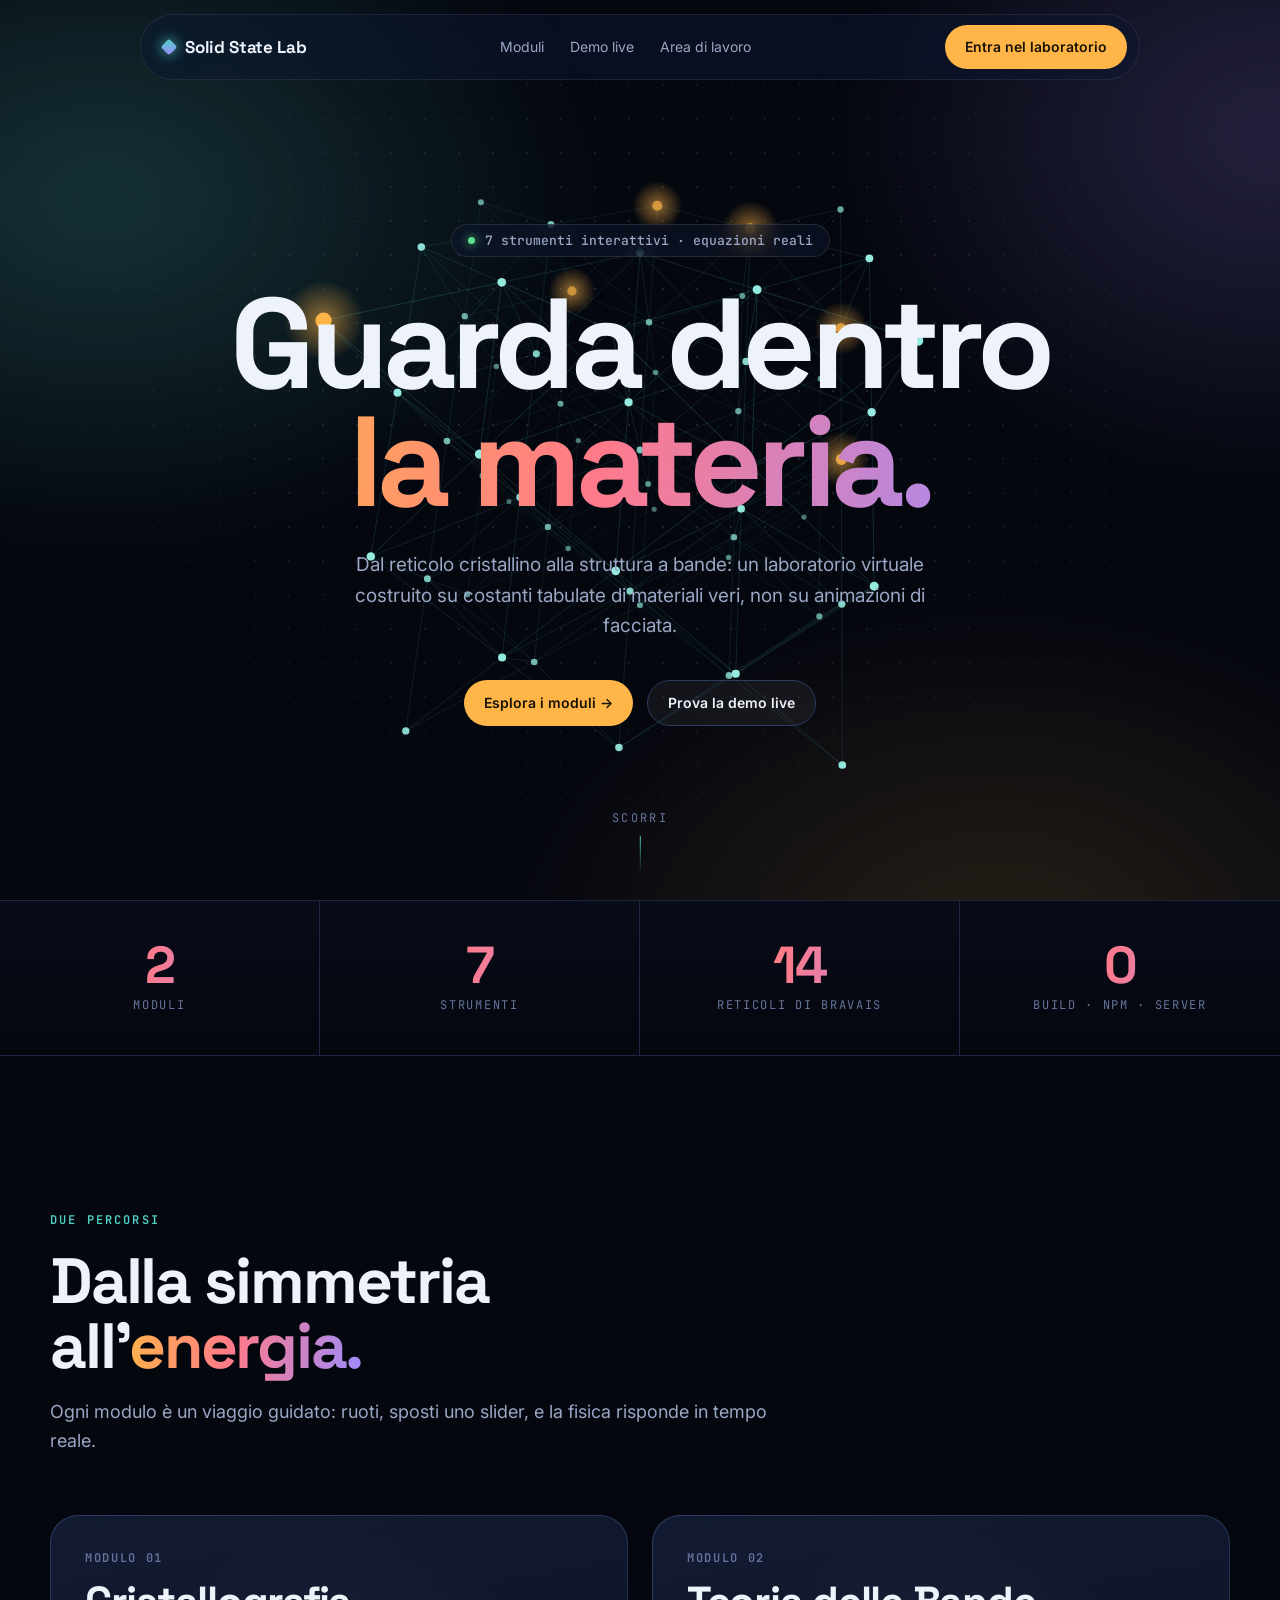
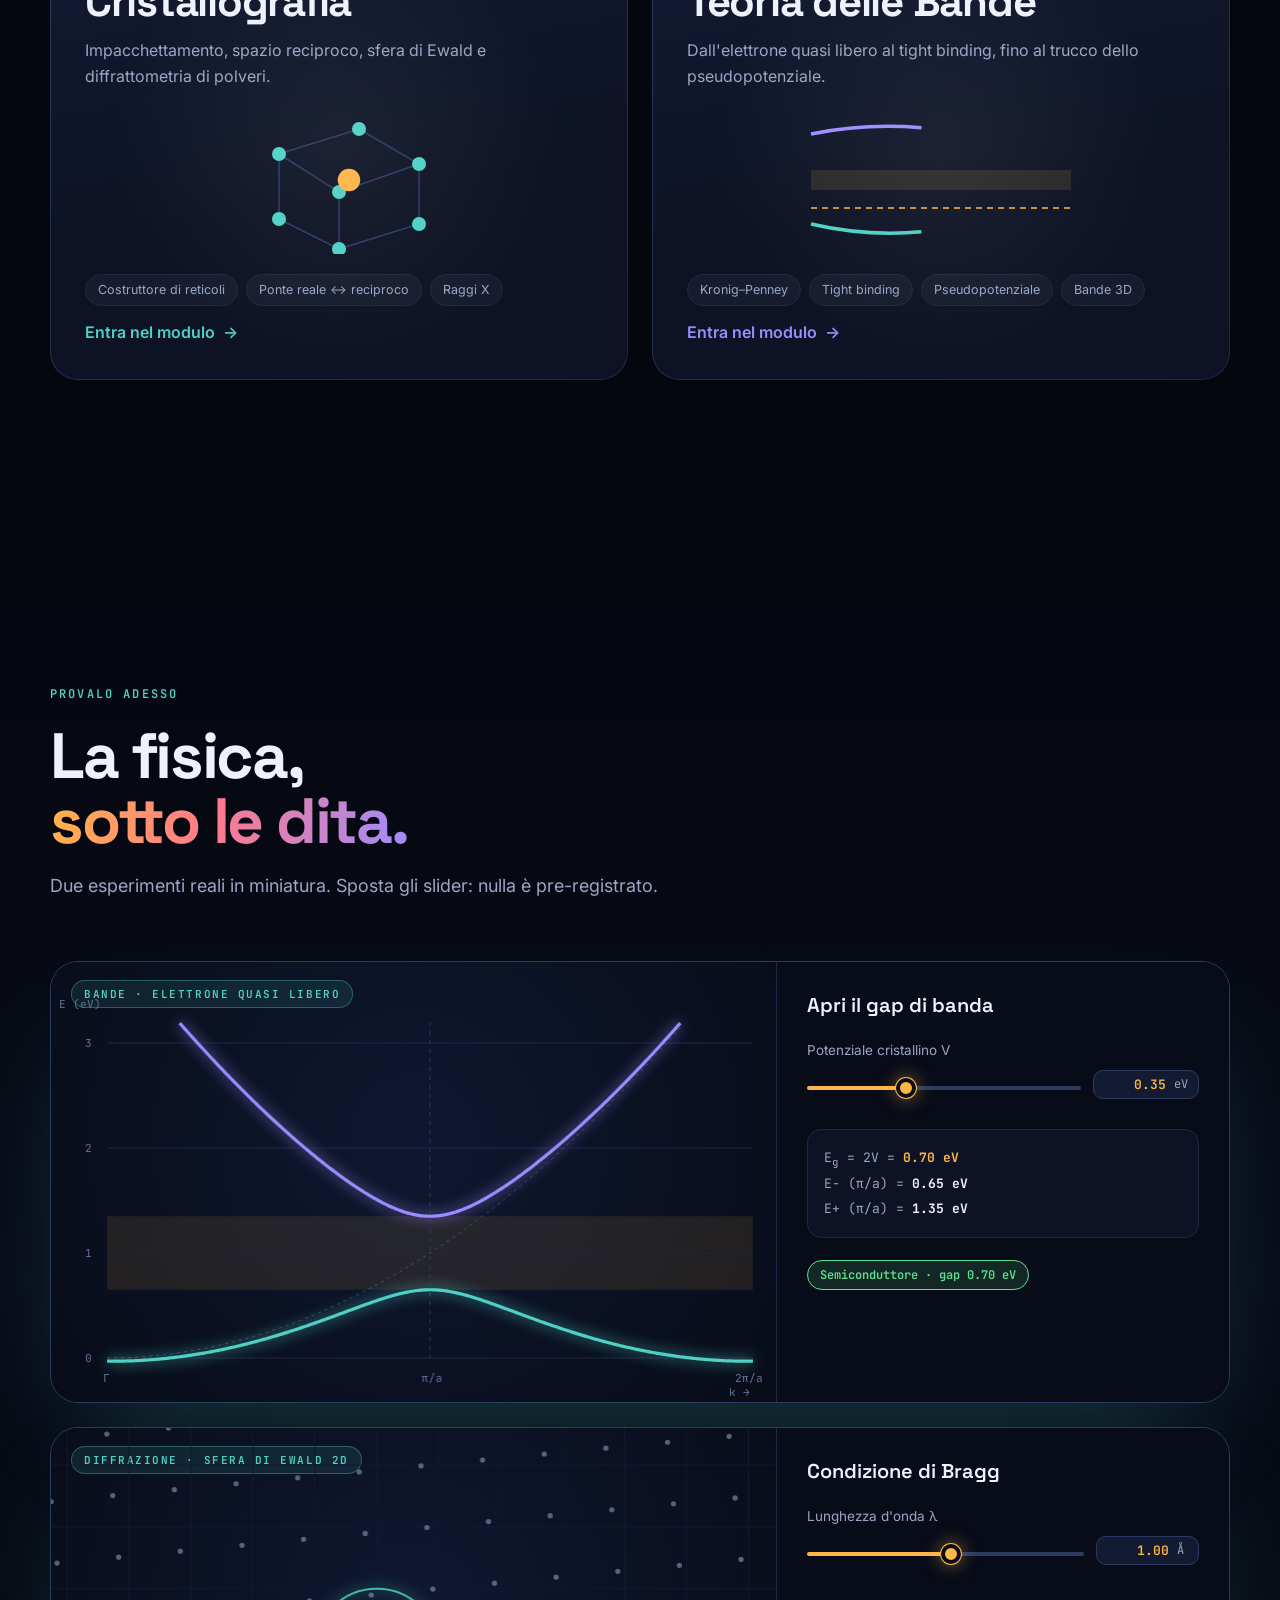
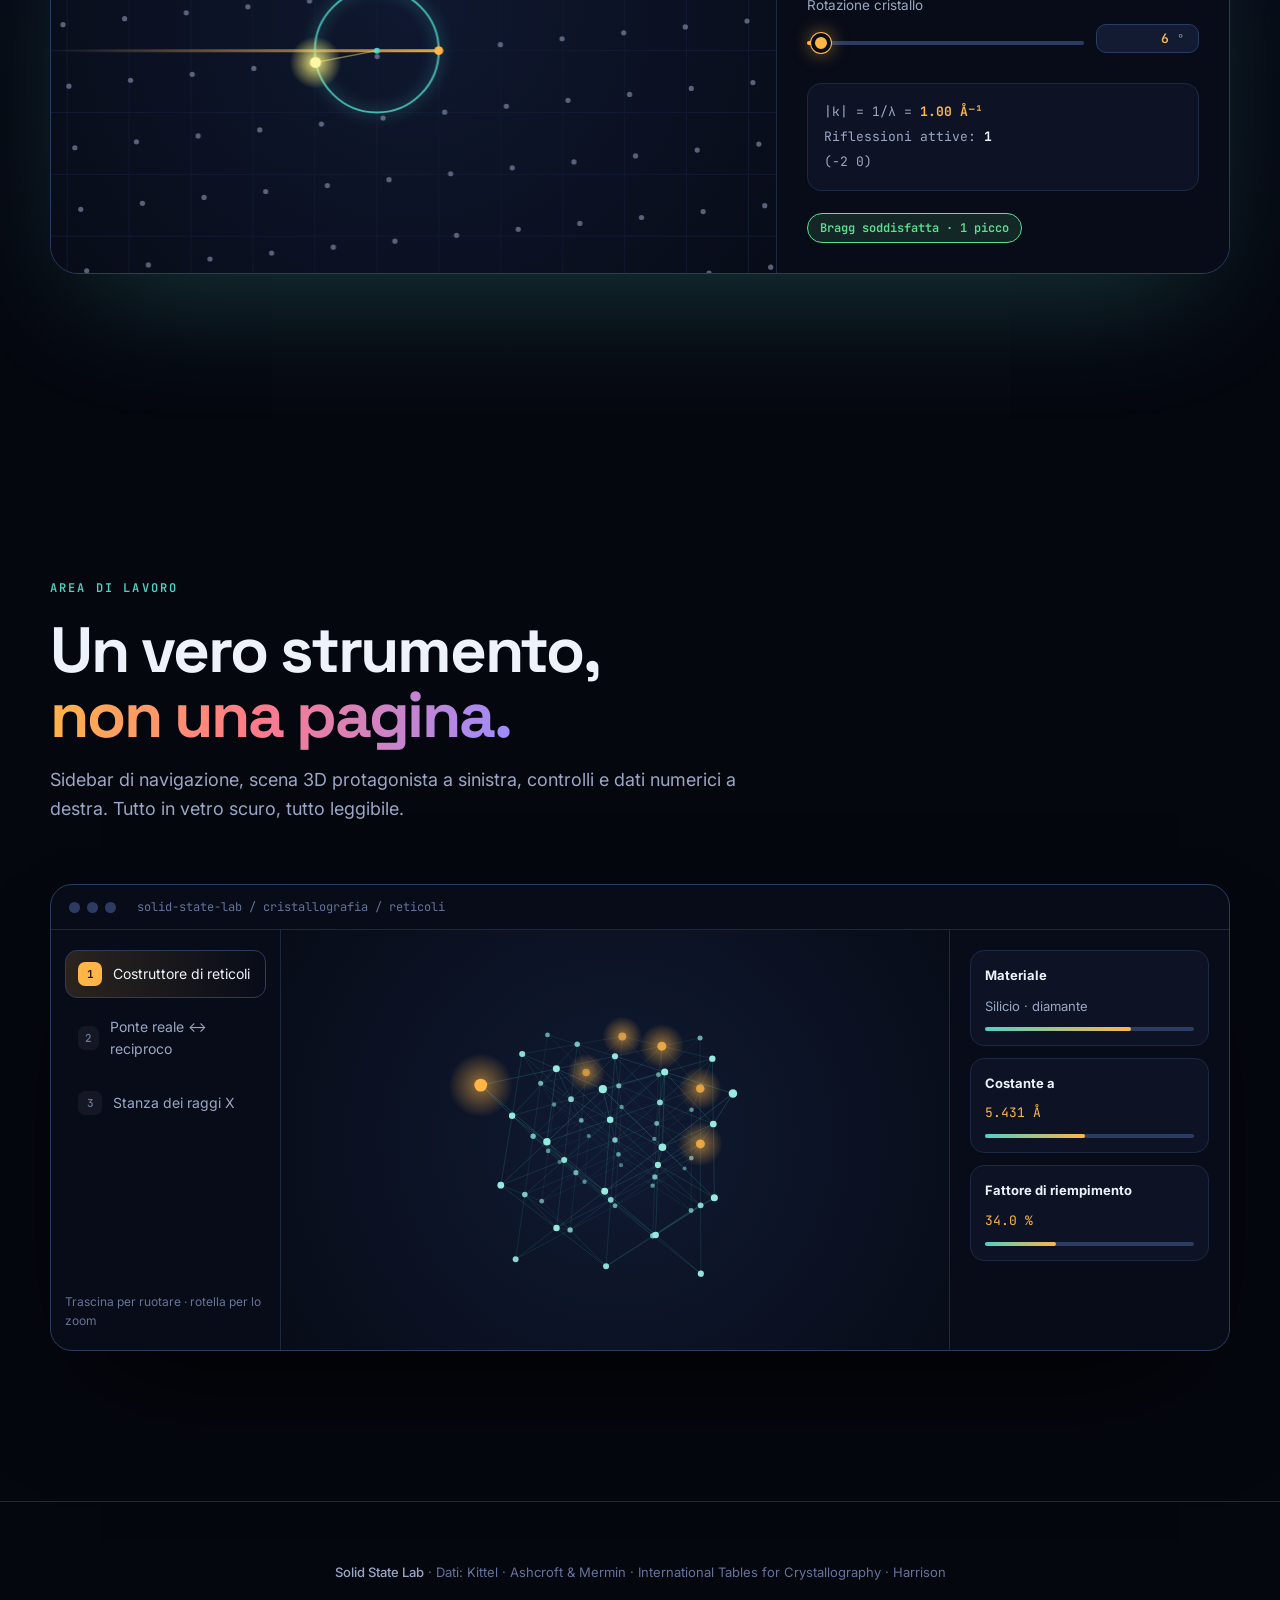
<file: design/preview.html>
<!DOCTYPE html>
<html lang="it">
<head>
<meta charset="utf-8">
<meta name="viewport" content="width=device-width, initial-scale=1">
<title>Solid State Lab — Design Preview</title>
<link rel="preconnect" href="https://fonts.googleapis.com">
<link rel="preconnect" href="https://fonts.gstatic.com" crossorigin>
<link href="https://fonts.googleapis.com/css2?family=Space+Grotesk:wght@500;600;700&family=Inter:wght@400;500;600&family=JetBrains+Mono:wght@400;600&display=swap" rel="stylesheet">
<style>
/* Stessi nomi di variabile del sito reale (visuals.js li legge): --bg, --panel, --accent... */
:root{
  --bg:#05070f; --bg-2:#080c18; --panel:#0d1324; --panel-2:#131b33;
  --line:#1d2842; --line-2:#2c3b61;
  --text:#eef2fb; --muted:#9aa7c4; --faint:#66739a;
  --accent:#ffb547; --accent-2:#4fd1c5; --accent-3:#9d8cff;
  --glass:rgba(16,23,44,.55);
  --display:'Space Grotesk',system-ui,sans-serif;
  --font:'Inter',system-ui,sans-serif;
  --mono:'JetBrains Mono',ui-monospace,monospace;
  --ease:cubic-bezier(.2,.8,.2,1);
}
*{box-sizing:border-box}
html{scroll-behavior:smooth}
body{margin:0;background:var(--bg);color:var(--text);font:16px/1.6 var(--font);-webkit-font-smoothing:antialiased;overflow-x:hidden}
h1,h2,h3,p{margin:0}
a{color:inherit;text-decoration:none}
.wrap{width:min(1180px,100% - 48px);margin-inline:auto}
.eyebrow{font:600 12px/1 var(--mono);letter-spacing:.18em;text-transform:uppercase;color:var(--accent-2)}
.grad{background:linear-gradient(100deg,var(--accent) 0%,#ff7a8a 45%,var(--accent-3) 100%);-webkit-background-clip:text;background-clip:text;color:transparent}

/* NAV ------------------------------------------------------------ */
nav{position:fixed;inset:14px 0 auto;z-index:50}
.nav-in{width:min(1000px,100% - 32px);margin:auto;display:flex;align-items:center;justify-content:space-between;
  padding:10px 12px 10px 22px;border-radius:99px;background:var(--glass);backdrop-filter:blur(18px) saturate(1.4);
  border:1px solid rgba(255,255,255,.08)}
.logo{font:700 17px var(--display);letter-spacing:-.01em;display:flex;align-items:center;gap:10px}
.logo i{width:12px;height:12px;border-radius:3px;background:linear-gradient(135deg,var(--accent-2),var(--accent-3));box-shadow:0 0 14px var(--accent-2);transform:rotate(45deg)}
.nav-links{display:flex;gap:26px;font-size:14px;color:var(--muted)}
.nav-links a:hover{color:var(--text)}
.btn{display:inline-flex;align-items:center;gap:8px;padding:11px 20px;border-radius:99px;font-weight:600;font-size:14px;cursor:pointer;border:0;
  background:var(--accent);color:#1a1205;transition:transform .25s var(--ease),box-shadow .25s}
.btn:hover{transform:translateY(-2px);box-shadow:0 10px 30px -8px rgba(255,181,71,.6)}
.btn.ghost{background:rgba(255,255,255,.05);color:var(--text);border:1px solid var(--line-2)}
.btn.ghost:hover{box-shadow:none;border-color:var(--accent-2)}
@media(max-width:760px){.nav-links{display:none}}

/* HERO ----------------------------------------------------------- */
.hero{position:relative;min-height:100vh;display:grid;place-items:center;padding:130px 0 80px;overflow:hidden}
.hero::before{content:"";position:absolute;inset:-20%;
  background:radial-gradient(40% 40% at 20% 30%,rgba(79,209,197,.22),transparent 70%),
             radial-gradient(35% 40% at 85% 25%,rgba(157,140,255,.2),transparent 70%),
             radial-gradient(40% 40% at 70% 90%,rgba(255,181,71,.14),transparent 70%);
  filter:blur(30px);animation:drift 18s ease-in-out infinite alternate}
@keyframes drift{to{transform:translate3d(-3%,3%,0) scale(1.08)}}
.hero::after{content:"";position:absolute;inset:0;pointer-events:none;
  background-image:radial-gradient(rgba(154,167,196,.18) 1px,transparent 1.4px);background-size:34px 34px;
  mask-image:radial-gradient(ellipse at 50% 45%,#000 20%,transparent 72%);-webkit-mask-image:radial-gradient(ellipse at 50% 45%,#000 20%,transparent 72%)}
#lattice{position:absolute;inset:0;width:100%;height:100%;z-index:1}
.hero-copy{position:relative;z-index:2;text-align:center;max-width:900px;padding:0 24px;pointer-events:none}
.hero-copy>*{pointer-events:auto}
.pill{display:inline-flex;align-items:center;gap:10px;padding:7px 16px;border-radius:99px;background:var(--glass);border:1px solid rgba(255,255,255,.1);
  font:500 13px var(--mono);color:var(--muted);margin-bottom:28px;backdrop-filter:blur(10px)}
.pill b{width:7px;height:7px;border-radius:50%;background:var(--ok,#5ee08f);box-shadow:0 0 10px #5ee08f;animation:pulse 2s infinite}
@keyframes pulse{50%{opacity:.35}}
.hero h1{font:700 clamp(52px,10vw,128px)/.92 var(--display);letter-spacing:-.045em}
.hero h1 span{display:block}
.hero p.lead{margin:30px auto 0;max-width:620px;font-size:clamp(16px,2vw,19px);color:var(--muted)}
.cta{display:flex;gap:14px;justify-content:center;margin-top:38px;flex-wrap:wrap}
.scroll{position:absolute;bottom:26px;left:50%;translate:-50% 0;z-index:2;font:12px var(--mono);color:var(--faint);letter-spacing:.2em;text-transform:uppercase;display:grid;gap:10px;justify-items:center}
.scroll::after{content:"";width:1px;height:38px;background:linear-gradient(var(--accent-2),transparent);animation:fall 2s infinite}
@keyframes fall{from{transform:scaleY(0);transform-origin:top}50%{transform:scaleY(1);transform-origin:top}51%{transform-origin:bottom}to{transform:scaleY(0);transform-origin:bottom}}

/* STATS ---------------------------------------------------------- */
.stats{display:grid;grid-template-columns:repeat(4,1fr);border-block:1px solid var(--line);background:linear-gradient(var(--bg-2),var(--bg))}
.stat{padding:38px 24px;border-right:1px solid var(--line);text-align:center}
.stat:last-child{border:0}
.stat b{display:block;font:700 clamp(32px,4.5vw,52px)/1 var(--display);letter-spacing:-.03em}
.stat span{font:12px var(--mono);letter-spacing:.14em;text-transform:uppercase;color:var(--faint)}
@media(max-width:700px){.stats{grid-template-columns:1fr 1fr}.stat:nth-child(2){border-right:0}.stat{border-bottom:1px solid var(--line)}}

/* SECTIONS ------------------------------------------------------- */
section.s{padding:clamp(80px,12vw,150px) 0}
.s-head{max-width:720px;margin-bottom:60px}
.s-head h2{font:700 clamp(36px,5.5vw,64px)/1.02 var(--display);letter-spacing:-.035em;margin:18px 0}
.s-head p{color:var(--muted);font-size:18px}
.reveal{opacity:0;transform:translateY(34px);transition:opacity .9s var(--ease),transform .9s var(--ease)}
.reveal.in{opacity:1;transform:none}

/* MODULE CARDS (spotlight) -------------------------------------- */
.cards{display:grid;grid-template-columns:1fr 1fr;gap:24px}
@media(max-width:860px){.cards{grid-template-columns:1fr}}
.card{--mx:50%;--my:50%;position:relative;border-radius:28px;padding:1px;background:linear-gradient(160deg,var(--line-2),var(--line));overflow:hidden;cursor:pointer;
  transition:transform .5s var(--ease)}
.card::before{content:"";position:absolute;inset:0;background:radial-gradient(420px circle at var(--mx) var(--my),var(--c,var(--accent-2)),transparent 55%);opacity:0;transition:opacity .4s}
.card:hover{transform:translateY(-8px)}
.card:hover::before{opacity:.9}
.card-in{position:relative;border-radius:27px;background:linear-gradient(170deg,var(--panel-2),var(--panel) 60%);padding:34px;height:100%;display:flex;flex-direction:column;gap:14px;min-height:430px}
.card-in::after{content:"";position:absolute;inset:0;border-radius:inherit;pointer-events:none;
  background:radial-gradient(500px circle at var(--mx) var(--my),rgba(255,255,255,.06),transparent 45%)}
.card .num{font:600 12px var(--mono);letter-spacing:.14em;color:var(--faint)}
.card h3{font:700 clamp(30px,4vw,42px)/1.05 var(--display);letter-spacing:-.03em}
.card p{color:var(--muted)}
.card svg{width:100%;height:150px;margin:auto 0 6px}
.tags{display:flex;gap:8px;flex-wrap:wrap}
.tags li{list-style:none;font-size:12.5px;padding:5px 12px;border-radius:99px;background:rgba(255,255,255,.04);border:1px solid var(--line);color:var(--muted)}
.tags{padding:0;margin:0}
.go{font-weight:600;color:var(--c,var(--accent-2));display:flex;gap:8px;align-items:center}
.go i{transition:transform .3s var(--ease);font-style:normal}
.card:hover .go i{transform:translateX(6px)}

/* DEMO LIVE ------------------------------------------------------ */
.demo{display:grid;grid-template-columns:1.6fr 1fr;gap:0;border-radius:28px;overflow:hidden;border:1px solid var(--line-2);background:var(--panel);
  box-shadow:0 50px 120px -40px rgba(79,209,197,.25),0 0 0 1px rgba(255,255,255,.02) inset}
@media(max-width:900px){.demo{grid-template-columns:1fr}}
.demo .viz{position:relative;min-height:440px;background:radial-gradient(circle at 50% 40%,#0f1830,var(--bg-2))}
.demo canvas{position:absolute;inset:0;width:100%;height:100%}
.demo .tag{position:absolute;top:18px;left:20px;font:600 11px var(--mono);letter-spacing:.14em;text-transform:uppercase;color:var(--accent-2);
  padding:6px 12px;border-radius:99px;background:rgba(79,209,197,.1);border:1px solid rgba(79,209,197,.35)}
.ctrl{padding:30px;background:var(--bg-2);border-left:1px solid var(--line);display:flex;flex-direction:column;gap:22px}
.ctrl h4{font:600 20px var(--display);margin:0}
.ctrl label{display:flex;justify-content:space-between;font-size:13.5px;color:var(--muted);margin-bottom:8px}
.ctrl output{font:600 13px var(--mono);color:var(--accent)}
input[type=range]{-webkit-appearance:none;appearance:none;width:100%;height:22px;background:transparent;cursor:pointer;margin:0}
input[type=range]::-webkit-slider-runnable-track{height:4px;border-radius:4px;background:linear-gradient(90deg,var(--accent) var(--p,50%),var(--line-2) var(--p,50%))}
input[type=range]::-moz-range-track{height:4px;border-radius:4px;background:var(--line-2)}
input[type=range]::-webkit-slider-thumb{-webkit-appearance:none;width:20px;height:20px;margin-top:-8px;border-radius:50%;background:var(--accent);border:4px solid var(--bg-2);box-shadow:0 0 0 1px var(--accent),0 0 18px rgba(255,181,71,.6);transition:transform .15s}
input[type=range]:active::-webkit-slider-thumb{transform:scale(1.25)}
input[type=range]::-moz-range-thumb{width:14px;height:14px;border-radius:50%;background:var(--accent);border:4px solid var(--bg-2)}
/* slider + campo numerico esatto (obbligatorio su ogni parametro regolabile) */
.ctrl .row{display:flex;align-items:center;gap:12px}
.ctrl .row input[type=range]{flex:1;min-width:0}
.numbox{flex:0 0 auto;display:flex;align-items:center;gap:6px;padding:4px 10px;border-radius:10px;background:var(--panel-2);border:1px solid var(--line-2);transition:border-color .2s,box-shadow .2s}
.numbox:focus-within{border-color:var(--accent);box-shadow:0 0 0 3px rgba(255,181,71,.18)}
.numbox input{width:64px;background:transparent;border:0;outline:0;color:var(--accent);font:600 13px var(--mono);text-align:right;-moz-appearance:textfield}
.numbox input::-webkit-inner-spin-button,.numbox input::-webkit-outer-spin-button{-webkit-appearance:none;margin:0}
.numbox span{font:12px var(--mono);color:var(--muted);min-width:1.6ch}
.numbox.bad{border-color:#ff6b81}
.ctrl label output{display:none}
.readout{font:13px/1.9 var(--mono);color:var(--muted);padding:16px;border-radius:14px;background:var(--panel);border:1px solid var(--line)}
.readout b{color:var(--text)} .readout .hl{color:var(--accent)}
.badge{align-self:flex-start;font:600 12px var(--mono);padding:6px 12px;border-radius:99px;border:1px solid var(--accent);color:var(--accent);background:rgba(255,181,71,.12);transition:.3s}
.badge.ok{border-color:#5ee08f;color:#5ee08f;background:rgba(94,224,143,.12)}

.two{display:grid;grid-template-columns:1fr 1fr;gap:24px;margin-top:24px}
@media(max-width:900px){.two{grid-template-columns:1fr}}

/* WORKSPACE MOCK ------------------------------------------------- */
.mock{border-radius:22px;border:1px solid var(--line-2);overflow:hidden;background:var(--bg-2);box-shadow:0 60px 120px -50px #000}
.mock-bar{display:flex;gap:7px;padding:14px 18px;border-bottom:1px solid var(--line);align-items:center}
.mock-bar i{width:11px;height:11px;border-radius:50%;background:var(--line-2)}
.mock-bar span{margin-left:14px;font:12px var(--mono);color:var(--faint)}
.mock-body{display:grid;grid-template-columns:230px 1fr 280px;min-height:420px}
@media(max-width:900px){.mock-body{grid-template-columns:1fr}.mock-body>aside{display:none}}
.mock aside{padding:20px 14px;border-right:1px solid var(--line);display:flex;flex-direction:column;gap:6px;font-size:14px;color:var(--muted)}
.mock aside .it{padding:11px 12px;border-radius:12px;display:flex;gap:11px;align-items:center;border:1px solid transparent}
.mock aside .it em{font:600 11px var(--mono);font-style:normal;width:24px;height:24px;border-radius:7px;display:grid;place-items:center;background:rgba(255,255,255,.05);color:var(--faint)}
.mock aside .it.on{background:linear-gradient(90deg,rgba(255,181,71,.14),transparent);border-color:var(--line-2);color:var(--text)}
.mock aside .it.on em{background:var(--accent);color:#1a1205}
.mock .mid{position:relative;background:radial-gradient(circle at 50% 50%,#101a33,var(--bg-2))}
.mock .mid canvas{position:absolute;inset:0;width:100%;height:100%}
.mock .right{padding:20px;border-left:1px solid var(--line);display:grid;gap:12px;align-content:start}
.mock .grp{padding:14px;border-radius:14px;background:var(--panel);border:1px solid var(--line);display:grid;gap:10px;font-size:13px;color:var(--muted)}
.mock .bar{height:4px;border-radius:4px;background:var(--line-2);position:relative}
.mock .bar::after{content:"";position:absolute;inset:0 auto 0 0;width:var(--w);border-radius:4px;background:linear-gradient(90deg,var(--accent-2),var(--accent))}

footer{padding:60px 0 50px;border-top:1px solid var(--line);color:var(--faint);font-size:13px;text-align:center}
footer b{color:var(--muted);font-weight:500}
@media(prefers-reduced-motion:reduce){*{animation:none!important;transition:none!important}.reveal{opacity:1;transform:none}}
</style>
</head>
<body>

<nav><div class="nav-in">
  <a class="logo" href="#"><i></i>Solid State Lab</a>
  <div class="nav-links"><a href="#moduli">Moduli</a><a href="#demo">Demo live</a><a href="#workspace">Area di lavoro</a></div>
  <a class="btn" href="#moduli">Entra nel laboratorio</a>
</div></nav>

<!-- HERO -->
<header class="hero">
  <canvas id="lattice"></canvas>
  <div class="hero-copy">
    <div class="pill"><b></b> 7 strumenti interattivi · equazioni reali</div>
    <h1><span>Guarda dentro</span><span class="grad">la materia.</span></h1>
    <p class="lead">Dal reticolo cristallino alla struttura a bande: un laboratorio virtuale costruito su costanti tabulate di materiali veri, non su animazioni di facciata.</p>
    <div class="cta"><a class="btn" href="#moduli">Esplora i moduli →</a><a class="btn ghost" href="#demo">Prova la demo live</a></div>
  </div>
  <div class="scroll">scorri</div>
</header>

<!-- STATS -->
<div class="stats">
  <div class="stat"><b class="grad" data-to="2">0</b><span>Moduli</span></div>
  <div class="stat"><b class="grad" data-to="7">0</b><span>Strumenti</span></div>
  <div class="stat"><b class="grad" data-to="14">0</b><span>Reticoli di Bravais</span></div>
  <div class="stat"><b class="grad" data-to="0">0</b><span>Build · npm · server</span></div>
</div>

<!-- MODULI -->
<section class="s" id="moduli"><div class="wrap">
  <div class="s-head reveal"><span class="eyebrow">Due percorsi</span>
    <h2>Dalla simmetria<br>all'<span class="grad">energia.</span></h2>
    <p>Ogni modulo è un viaggio guidato: ruoti, sposti uno slider, e la fisica risponde in tempo reale.</p></div>
  <div class="cards">
    <article class="card reveal" style="--c:var(--accent-2)">
      <div class="card-in">
        <span class="num">MODULO 01</span>
        <h3>Cristallografia</h3>
        <p>Impacchettamento, spazio reciproco, sfera di Ewald e diffrattometria di polveri.</p>
        <svg viewBox="0 0 300 150" fill="none"><g stroke="#2c3b61" stroke-width="1.5"><path d="M90 50 L170 25 L230 60 L150 88Z M90 50V115L150 145V88 M230 60V120L150 145"/></g>
          <g fill="#4fd1c5"><circle cx="90" cy="50" r="7"/><circle cx="170" cy="25" r="7"/><circle cx="230" cy="60" r="7"/><circle cx="150" cy="88" r="7"/><circle cx="90" cy="115" r="7"/><circle cx="150" cy="145" r="7"/><circle cx="230" cy="120" r="7"/></g>
          <circle cx="160" cy="76" r="10" fill="#ffb547"><animate attributeName="r" values="9;13;9" dur="2.4s" repeatCount="indefinite"/></circle></svg>
        <ul class="tags"><li>Costruttore di reticoli</li><li>Ponte reale ↔ reciproco</li><li>Raggi X</li></ul>
        <span class="go">Entra nel modulo <i>→</i></span>
      </div>
    </article>
    <article class="card reveal" style="--c:var(--accent-3);transition-delay:.1s">
      <div class="card-in">
        <span class="num">MODULO 02</span>
        <h3>Teoria delle Bande</h3>
        <p>Dall'elettrone quasi libero al tight binding, fino al trucco dello pseudopotenziale.</p>
        <svg viewBox="0 0 300 150" fill="none"><rect x="20" y="66" width="260" height="20" fill="rgba(255,181,71,.12)"/>
          <path d="M20 120 Q150 150 280 82" stroke="#4fd1c5" stroke-width="3.5" stroke-dasharray="400"><animate attributeName="stroke-dashoffset" values="400;0" dur="2.4s" repeatCount="indefinite"/></path>
          <path d="M20 30 Q150 4 280 66" stroke="#9d8cff" stroke-width="3.5" stroke-dasharray="400"><animate attributeName="stroke-dashoffset" values="400;0" dur="2.4s" repeatCount="indefinite"/></path>
          <path d="M20 104H280" stroke="#ffb547" stroke-dasharray="6 5" stroke-width="1.5"/></svg>
        <ul class="tags"><li>Kronig–Penney</li><li>Tight binding</li><li>Pseudopotenziale</li><li>Bande 3D</li></ul>
        <span class="go">Entra nel modulo <i>→</i></span>
      </div>
    </article>
  </div>
</div></section>

<!-- DEMO LIVE -->
<section class="s" id="demo" style="background:linear-gradient(var(--bg),var(--bg-2) 50%,var(--bg))"><div class="wrap">
  <div class="s-head reveal"><span class="eyebrow">Provalo adesso</span>
    <h2>La fisica,<br><span class="grad">sotto le dita.</span></h2>
    <p>Due esperimenti reali in miniatura. Sposta gli slider: nulla è pre-registrato.</p></div>

  <div class="demo reveal">
    <div class="viz"><span class="tag">Bande · elettrone quasi libero</span><canvas id="bands"></canvas></div>
    <div class="ctrl">
      <h4>Apri il gap di banda</h4>
      <div><label>Potenziale cristallino V<output id="vOut">0.35 eV</output></label><input type="range" id="v" min="0" max="1" step="0.01" value="0.35" data-unit="eV"></div>
      <div class="readout" id="bandRead"></div>
      <span class="badge" id="bandBadge">—</span>
    </div>
  </div>

  <div class="demo reveal" style="margin-top:24px">
    <div class="viz"><span class="tag">Diffrazione · sfera di Ewald 2D</span><canvas id="ewald"></canvas></div>
    <div class="ctrl">
      <h4>Condizione di Bragg</h4>
      <div><label>Lunghezza d'onda λ<output id="lOut">1.00 Å</output></label><input type="range" id="lam" min="0.35" max="1.6" step="0.01" value="1" data-unit="Å"></div>
      <div><label>Rotazione cristallo<output id="rOut">auto</output></label><input type="range" id="rot" min="0" max="360" step="1" value="0" data-unit="°"></div>
      <div class="readout" id="ewRead"></div>
      <span class="badge" id="ewBadge">—</span>
    </div>
  </div>
</div></section>

<!-- WORKSPACE MOCK -->
<section class="s" id="workspace"><div class="wrap">
  <div class="s-head reveal"><span class="eyebrow">Area di lavoro</span>
    <h2>Un vero strumento,<br><span class="grad">non una pagina.</span></h2>
    <p>Sidebar di navigazione, scena 3D protagonista a sinistra, controlli e dati numerici a destra. Tutto in vetro scuro, tutto leggibile.</p></div>
  <div class="mock reveal">
    <div class="mock-bar"><i></i><i></i><i></i><span>solid-state-lab / cristallografia / reticoli</span></div>
    <div class="mock-body">
      <aside>
        <div class="it on"><em>1</em>Costruttore di reticoli</div>
        <div class="it"><em>2</em>Ponte reale ↔ reciproco</div>
        <div class="it"><em>3</em>Stanza dei raggi X</div>
        <div style="margin-top:auto;font-size:12px;color:var(--faint)">Trascina per ruotare · rotella per lo zoom</div>
      </aside>
      <div class="mid"><canvas id="mockCanvas"></canvas></div>
      <div class="right">
        <div class="grp"><b style="color:var(--text)">Materiale</b><span>Silicio · diamante</span><div class="bar" style="--w:70%"></div></div>
        <div class="grp"><b style="color:var(--text)">Costante a</b><span style="font-family:var(--mono);color:var(--accent)">5.431 Å</span><div class="bar" style="--w:48%"></div></div>
        <div class="grp"><b style="color:var(--text)">Fattore di riempimento</b><span style="font-family:var(--mono);color:var(--accent)">34.0 %</span><div class="bar" style="--w:34%"></div></div>
      </div>
    </div>
  </div>
</div></section>

<footer><div class="wrap"><b>Solid State Lab</b> · Dati: Kittel · Ashcroft &amp; Mermin · International Tables for Crystallography · Harrison</div></footer>

<script>
/* ===== utilità ===== */
const $=id=>document.getElementById(id);
const css=n=>getComputedStyle(document.documentElement).getPropertyValue(n).trim();
function fit(c){const d=Math.min(devicePixelRatio||1,2),r=c.getBoundingClientRect();c.width=r.width*d;c.height=r.height*d;const x=c.getContext('2d');x.setTransform(d,0,0,d,0,0);return{x,w:r.width,h:r.height}}
const reduce=matchMedia('(prefers-reduced-motion:reduce)').matches;

/* ===== slider + campo numerico esatto (sincronizzati) ===== */
document.querySelectorAll('.ctrl input[type=range]').forEach(r=>{
  const dec=(r.step.split('.')[1]||'').length,box=document.createElement('label');
  box.className='numbox';box.innerHTML=`<input type="number" inputmode="decimal" min="${r.min}" max="${r.max}" step="${r.step}" aria-label="Valore esatto"><span>${r.dataset.unit||''}</span>`;
  const n=box.firstChild,row=document.createElement('div');row.className='row';
  r.parentNode.insertBefore(row,r);row.append(r,box);
  r._sync=()=>{if(document.activeElement!==n)n.value=(+r.value).toFixed(dec)};
  r.addEventListener('input',r._sync);
  n.addEventListener('input',()=>{const v=parseFloat(n.value),ok=!isNaN(v)&&v>=+r.min&&v<=+r.max;box.classList.toggle('bad',!ok);
    if(ok){r.value=v;r.dispatchEvent(new Event('input'))}});
  const commit=()=>{let v=parseFloat(n.value);if(isNaN(v))v=+r.value;v=Math.min(+r.max,Math.max(+r.min,v));r.value=v;box.classList.remove('bad');n.value=v.toFixed(dec);r.dispatchEvent(new Event('input'))};
  n.addEventListener('change',commit);n.addEventListener('blur',commit);
  n.addEventListener('keydown',e=>{if(e.key==='Enter')n.blur()});
  r._sync();
});

/* ===== reveal + contatori ===== */
const io=new IntersectionObserver(es=>es.forEach(e=>{if(e.isIntersecting){e.target.classList.add('in');io.unobserve(e.target)}}),{threshold:.15});
document.querySelectorAll('.reveal').forEach(el=>io.observe(el));
document.querySelectorAll('[data-to]').forEach(el=>{
  const to=+el.dataset.to;new IntersectionObserver((es,o)=>{if(es[0].isIntersecting){o.disconnect();const t0=performance.now();
    (function s(t){const p=Math.min((t-t0)/1200,1);el.textContent=Math.round(to*(1-Math.pow(1-p,3)));if(p<1)requestAnimationFrame(s)})(t0)}}).observe(el)});

/* ===== spotlight sulle card ===== */
document.querySelectorAll('.card').forEach(c=>c.addEventListener('pointermove',e=>{const r=c.getBoundingClientRect();c.style.setProperty('--mx',e.clientX-r.left+'px');c.style.setProperty('--my',e.clientY-r.top+'px')}));

/* ===== reticolo FCC 3D (hero + mock) ===== */
function fcc(n){const P=[];for(let i=0;i<=n;i++)for(let j=0;j<=n;j++)for(let k=0;k<=n;k++)P.push([i,j,k]);
  for(let i=0;i<n;i++)for(let j=0;j<n;j++)for(let k=0;k<=n;k++){P.push([i+.5,j+.5,k]);P.push([i+.5,k,j+.5]);P.push([k,i+.5,j+.5])}
  const m=n/2;P.forEach(p=>{p[0]-=m;p[1]-=m;p[2]-=m});
  const B=[],d=Math.SQRT1_2;for(let a=0;a<P.length;a++)for(let b=a+1;b<P.length;b++){const dx=P[a][0]-P[b][0],dy=P[a][1]-P[b][1],dz=P[a][2]-P[b][2];if(Math.abs(Math.hypot(dx,dy,dz)-d)<.02)B.push([a,b])}
  return{P,B}}
function lattice3D(canvas,n,scale,mouse){
  const L=fcc(n);let S=fit(canvas),t=0,mx=0,my=0;
  addEventListener('resize',()=>S=fit(canvas));
  if(mouse)addEventListener('pointermove',e=>{mx=(e.clientX/innerWidth-.5);my=(e.clientY/innerHeight-.5)});
  (function frame(){
    const{x,w,h}=S;x.clearRect(0,0,w,h);t+=reduce?0:.004;
    const ay=t+mx*.9,ax=.5+my*.5,cy=Math.cos(ay),sy=Math.sin(ay),cx=Math.cos(ax),sx=Math.sin(ax),sc=Math.min(w,h)*scale,f=4;
    const Q=L.P.map(p=>{let X=p[0]*cy+p[2]*sy,Z=-p[0]*sy+p[2]*cy,Y=p[1]*cx-Z*sx;Z=p[1]*sx+Z*cx;const k=f/(f+Z);return[w/2+X*sc*k,h/2+Y*sc*k,Z,k]});
    x.lineWidth=1;L.B.forEach(([a,b])=>{const A=Q[a],B=Q[b],al=.04+.22*((A[3]+B[3])/2-.7);x.strokeStyle=`rgba(79,209,197,${Math.max(al,.03)})`;x.beginPath();x.moveTo(A[0],A[1]);x.lineTo(B[0],B[1]);x.stroke()});
    Q.map((q,i)=>[q,i]).sort((a,b)=>b[0][2]-a[0][2]).forEach(([q,i])=>{
      const hot=i%11===0,r=(hot?5.5:3.4)*q[3]*(scale>.2?1:.8),al=Math.min(1,.25+.75*(q[3]-.6)*1.8);
      if(hot){const g=x.createRadialGradient(q[0],q[1],0,q[0],q[1],r*5);g.addColorStop(0,'rgba(255,181,71,.55)');g.addColorStop(1,'rgba(255,181,71,0)');x.fillStyle=g;x.beginPath();x.arc(q[0],q[1],r*5,0,7);x.fill()}
      x.fillStyle=hot?`rgba(255,181,71,${al})`:`rgba(150,235,225,${al})`;x.beginPath();x.arc(q[0],q[1],r,0,7);x.fill()});
    requestAnimationFrame(frame)})()}
lattice3D($('lattice'),2,.22,true);
lattice3D($('mockCanvas'),2,.2,false);

/* ===== bande: elettrone quasi libero con gap al bordo di zona ===== */
(function(){
  const c=$('bands'),v=$('v');let S=fit(c);addEventListener('resize',()=>{S=fit(c);draw()});
  const E0=k=>k*k; /* unità: E in eV con ħ²/2m ≡ 1 per k in unità di π/a */
  function branch(k,V,sign){const e1=E0(k),e2=E0(k-2),m=(e1+e2)/2,d=(e1-e2)/2;return m+sign*Math.sqrt(d*d+V*V)}
  function draw(){
    const V=+v.value,{x,w,h}=S,p={l:56,r:24,t:60,b:44},W=w-p.l-p.r,H=h-p.t-p.b,Emax=3.2;
    $('vOut').textContent=V.toFixed(2)+' eV';v.style.setProperty('--p',V*100+'%');
    x.clearRect(0,0,w,h);
    const X=k=>p.l+(k/2)*W,Y=e=>p.t+H-(e/Emax)*H;
    const gLo=branch(1,V,-1),gHi=branch(1,V,1);
    x.fillStyle='rgba(255,181,71,.10)';x.fillRect(p.l,Y(gHi),W,Y(gLo)-Y(gHi));
    x.strokeStyle='#1d2842';x.lineWidth=1;x.fillStyle='#66739a';x.font='11px JetBrains Mono, monospace';
    for(let e=0;e<=3;e++){x.beginPath();x.moveTo(p.l,Y(e));x.lineTo(w-p.r,Y(e));x.stroke();x.fillText(e.toFixed(0),p.l-22,Y(e)+4)}
    x.strokeStyle='#2c3b61';x.setLineDash([4,5]);x.beginPath();x.moveTo(X(1),p.t);x.lineTo(X(1),p.t+H);x.stroke();x.setLineDash([]);
    x.fillText('Γ',p.l-4,h-20);x.fillText('π/a',X(1)-8,h-20);x.fillText('2π/a',X(2)-18,h-20);x.fillText('k →',w-p.r-24,h-6);x.fillText('E (eV)',8,p.t-14);
    /* parabola libera tratteggiata */
    x.strokeStyle='rgba(154,167,196,.35)';x.setLineDash([3,4]);x.beginPath();for(let i=0;i<=200;i++){const k=i/100,e=E0(k);if(e>Emax)break;i?x.lineTo(X(k),Y(e)):x.moveTo(X(k),Y(e))}x.stroke();x.setLineDash([]);
    [[-1,'#4fd1c5'],[1,'#9d8cff']].forEach(([s,col])=>{
      x.strokeStyle=col;x.lineWidth=3.2;x.shadowColor=col;x.shadowBlur=14;x.beginPath();let first=true;
      for(let i=0;i<=400;i++){const k=i/200,e=branch(k,V,s);if(e>Emax){first=true;continue}const px=X(k),py=Y(e);first?(x.moveTo(px,py),first=false):x.lineTo(px,py)}
      x.stroke();x.shadowBlur=0});
    const g=gHi-gLo;
    $('bandRead').innerHTML=`<div>E<sub>g</sub> = 2V = <b class="hl">${g.toFixed(2)} eV</b></div><div>E− (π/a) = <b>${gLo.toFixed(2)} eV</b></div><div>E+ (π/a) = <b>${gHi.toFixed(2)} eV</b></div>`;
    const b=$('bandBadge');if(g<.05){b.textContent='Metallo: nessun gap';b.className='badge'}else if(g<1){b.textContent='Semiconduttore · gap '+g.toFixed(2)+' eV';b.className='badge ok'}else{b.textContent='Isolante · gap '+g.toFixed(2)+' eV';b.className='badge ok'}
  }
  v.addEventListener('input',draw);draw()})();

/* ===== diffrazione: reticolo reciproco 2D + cerchio di Ewald ===== */
(function(){
  const c=$('ewald'),lam=$('lam'),rot=$('rot');let S=fit(c),auto=!reduce,ang=0,touched=false;
  addEventListener('resize',()=>S=fit(c));
  rot.addEventListener('input',()=>{touched=true;auto=false;$('rOut').textContent=rot.value+'°';ang=rot.value*Math.PI/180;rot.style.setProperty('--p',rot.value/3.6+'%')});
  lam.addEventListener('input',()=>{lam.style.setProperty('--p',(lam.value-.35)/1.25*100+'%')});
  lam.style.setProperty('--p',(1-.35)/1.25*100+'%');
  function frame(){
    const{x,w,h}=S;if(auto){ang+=.004;rot.value=((ang*180/Math.PI)%360+360)%360;rot._sync&&rot._sync();rot.style.setProperty('--p',rot.value/3.6+'%')}
    const l=+lam.value;$('lOut').textContent=l.toFixed(2)+' Å';
    x.clearRect(0,0,w,h);
    const ast=1,u=Math.min(w,h)/7.2,cx=w/2+u*.4,cy=h/2,R=1/l; /* a* = 1 Å⁻¹ (a = 1 Å scalato) */
    /* il fascio entra da sinistra: centro cerchio a (-R,0) rispetto all'origine */
    const ox=cx,oy=cy,ex=ox-R*u,ey=oy;
    /* griglia sfumata */
    x.strokeStyle='#131b33';x.lineWidth=1;for(let i=-8;i<=8;i++){x.beginPath();x.moveTo(ox+i*u*ast,0);x.lineTo(ox+i*u*ast,h);x.stroke();x.beginPath();x.moveTo(0,oy+i*u*ast);x.lineTo(w,oy+i*u*ast);x.stroke()}
    /* fascio */
    const gr=x.createLinearGradient(0,0,ox,0);gr.addColorStop(0,'rgba(255,181,71,0)');gr.addColorStop(1,'rgba(255,181,71,.9)');
    x.strokeStyle=gr;x.lineWidth=3;x.beginPath();x.moveTo(0,oy);x.lineTo(ox,oy);x.stroke();
    /* cerchio di Ewald */
    x.strokeStyle='rgba(79,209,197,.85)';x.lineWidth=2;x.shadowColor='#4fd1c5';x.shadowBlur=14;x.beginPath();x.arc(ex,ey,R*u,0,7);x.stroke();x.shadowBlur=0;
    x.fillStyle='#4fd1c5';x.beginPath();x.arc(ex,ey,3,0,7);x.fill();
    /* nodi reciproci ruotati */
    const ca=Math.cos(ang),sa=Math.sin(ang);let lit=0;const hits=[];
    for(let i=-6;i<=6;i++)for(let j=-6;j<=6;j++){
      const gx=(i*ca-j*sa)*ast,gy=(i*sa+j*ca)*ast,px=ox+gx*u,py=oy-gy*u;
      if(px<-10||px>w+10||py<-10||py>h+10)continue;
      const dist=Math.abs(Math.hypot(gx+R,gy)-R),on=dist<.045&&(i||j);
      if(on){lit++;hits.push(`(${i} ${j})`);
        x.strokeStyle='rgba(255,243,122,.45)';x.lineWidth=1.5;x.beginPath();x.moveTo(ex,ey);x.lineTo(px,py);x.stroke();
        const g=x.createRadialGradient(px,py,0,px,py,26);g.addColorStop(0,'rgba(255,243,122,.9)');g.addColorStop(1,'rgba(255,243,122,0)');x.fillStyle=g;x.beginPath();x.arc(px,py,26,0,7);x.fill();
        x.fillStyle='#fff7a8';x.beginPath();x.arc(px,py,5.5,0,7);x.fill()}
      else{x.fillStyle=(i||j)?'rgba(154,167,196,.55)':'#ffb547';x.beginPath();x.arc(px,py,(i||j)?2.6:4.5,0,7);x.fill()}}
    $('ewRead').innerHTML=`<div>|k| = 1/λ = <b class="hl">${R.toFixed(2)} Å⁻¹</b></div><div>Riflessioni attive: <b>${lit}</b></div><div>${hits.slice(0,4).join(' ')||'—'}</div>`;
    const b=$('ewBadge');b.textContent=lit?`Bragg soddisfatta · ${lit} picc${lit>1?'hi':'o'}`:'Nessuna riflessione';b.className='badge'+(lit?' ok':'');
    requestAnimationFrame(frame)}
  frame()})();
</script>
</body>
</html>
</file>
